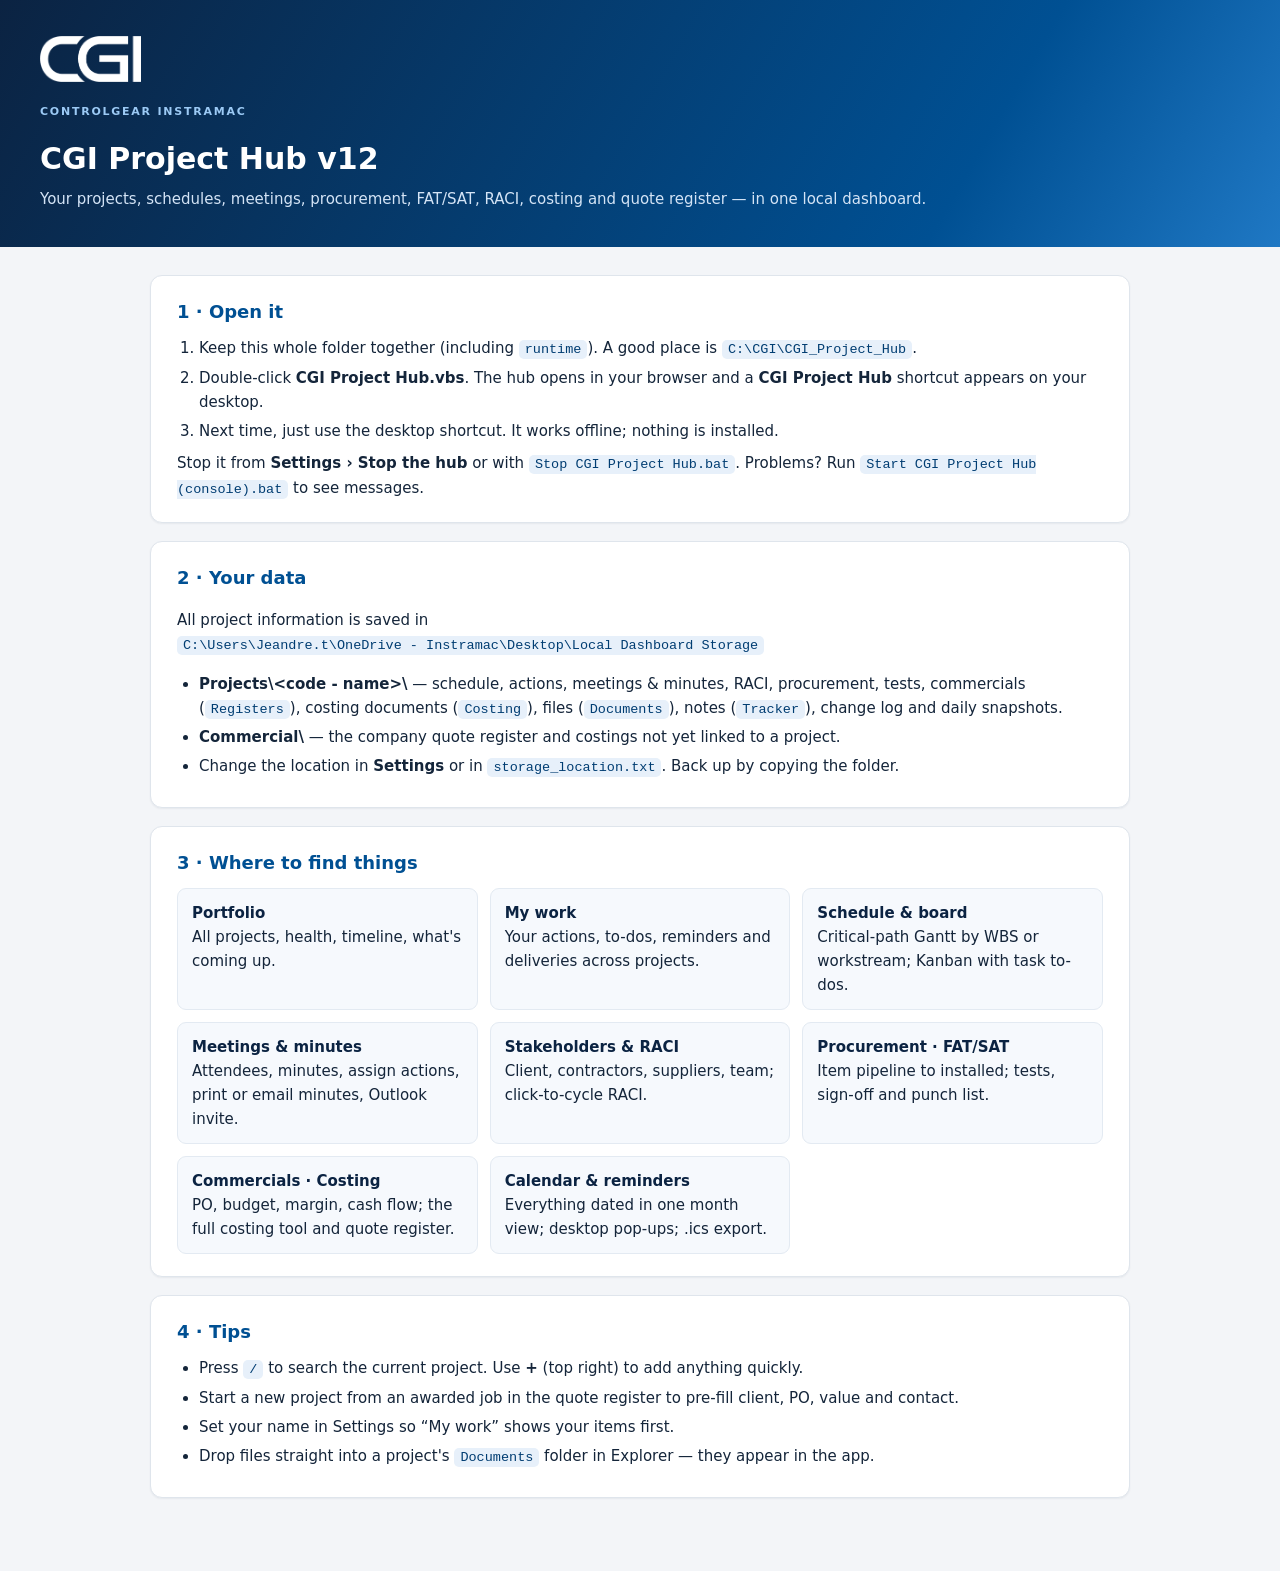
<file: CGI_Project_Hub/START_HERE.html>
<!doctype html>
<html lang="en"><head><meta charset="utf-8"><meta name="viewport" content="width=device-width, initial-scale=1"><title>Start here · CGI Project Hub</title>
<style>
body{margin:0;background:#f3f5f8;color:#14253a;font:15px/1.6 "Segoe UI",system-ui,Arial,sans-serif}
header{background:linear-gradient(120deg,#0b2342,#005093 75%,#1f78c4);color:#fff;padding:36px 40px}
header img{height:46px} header h1{margin:14px 0 4px;font-size:30px} header p{margin:0;color:#d4e4f6}
main{max-width:980px;margin:0 auto;padding:28px 24px 60px}
.card{background:#fff;border:1px solid #dfe5ec;border-radius:12px;padding:22px 26px;margin:0 0 18px;box-shadow:0 1px 2px rgba(11,35,66,.06)}
h2{margin:0 0 10px;font-size:18px;color:#005093} ol,ul{margin:6px 0;padding-left:22px} li{margin:5px 0}
code{background:#e7f0fa;color:#003d72;padding:2px 6px;border-radius:5px;font-size:13.5px}
.eyebrow{font-size:11px;letter-spacing:.16em;text-transform:uppercase;font-weight:700;color:#9ccaf5}
.grid{display:grid;grid-template-columns:repeat(auto-fit,minmax(260px,1fr));gap:12px}
.grid div{background:#f6f9fd;border:1px solid #e3eaf2;border-radius:9px;padding:12px 14px}
.grid b{display:block;color:#0b2342}
</style></head><body>
<header><img src="web/img/logo-white.png" alt="CGI"><div class="eyebrow" style="margin-top:14px">Controlgear Instramac</div><h1>CGI Project Hub v12</h1><p>Your projects, schedules, meetings, procurement, FAT/SAT, RACI, costing and quote register — in one local dashboard.</p></header>
<main>
<div class="card"><h2>1 · Open it</h2><ol>
<li>Keep this whole folder together (including <code>runtime</code>). A good place is <code>C:\CGI\CGI_Project_Hub</code>.</li>
<li>Double-click <b>CGI Project Hub.vbs</b>. The hub opens in your browser and a <b>CGI Project Hub</b> shortcut appears on your desktop.</li>
<li>Next time, just use the desktop shortcut. It works offline; nothing is installed.</li></ol>
<p style="margin:8px 0 0">Stop it from <b>Settings › Stop the hub</b> or with <code>Stop CGI Project Hub.bat</code>. Problems? Run <code>Start CGI Project Hub (console).bat</code> to see messages.</p></div>
<div class="card"><h2>2 · Your data</h2><p>All project information is saved in<br><code>C:\Users\Jeandre.t\OneDrive - Instramac\Desktop\Local Dashboard Storage</code></p>
<ul><li><b>Projects\&lt;code - name&gt;\</b> — schedule, actions, meetings &amp; minutes, RACI, procurement, tests, commercials (<code>Registers</code>), costing documents (<code>Costing</code>), files (<code>Documents</code>), notes (<code>Tracker</code>), change log and daily snapshots.</li>
<li><b>Commercial\</b> — the company quote register and costings not yet linked to a project.</li>
<li>Change the location in <b>Settings</b> or in <code>storage_location.txt</code>. Back up by copying the folder.</li></ul></div>
<div class="card"><h2>3 · Where to find things</h2><div class="grid">
<div><b>Portfolio</b>All projects, health, timeline, what's coming up.</div><div><b>My work</b>Your actions, to-dos, reminders and deliveries across projects.</div>
<div><b>Schedule &amp; board</b>Critical-path Gantt by WBS or workstream; Kanban with task to-dos.</div><div><b>Meetings &amp; minutes</b>Attendees, minutes, assign actions, print or email minutes, Outlook invite.</div>
<div><b>Stakeholders &amp; RACI</b>Client, contractors, suppliers, team; click-to-cycle RACI.</div><div><b>Procurement · FAT/SAT</b>Item pipeline to installed; tests, sign-off and punch list.</div>
<div><b>Commercials · Costing</b>PO, budget, margin, cash flow; the full costing tool and quote register.</div><div><b>Calendar &amp; reminders</b>Everything dated in one month view; desktop pop-ups; .ics export.</div>
</div></div>
<div class="card"><h2>4 · Tips</h2><ul><li>Press <code>/</code> to search the current project. Use <b>+</b> (top right) to add anything quickly.</li>
<li>Start a new project from an awarded job in the quote register to pre-fill client, PO, value and contact.</li>
<li>Set your name in Settings so “My work” shows your items first.</li>
<li>Drop files straight into a project's <code>Documents</code> folder in Explorer — they appear in the app.</li></ul></div>
</main></body></html>
</file>
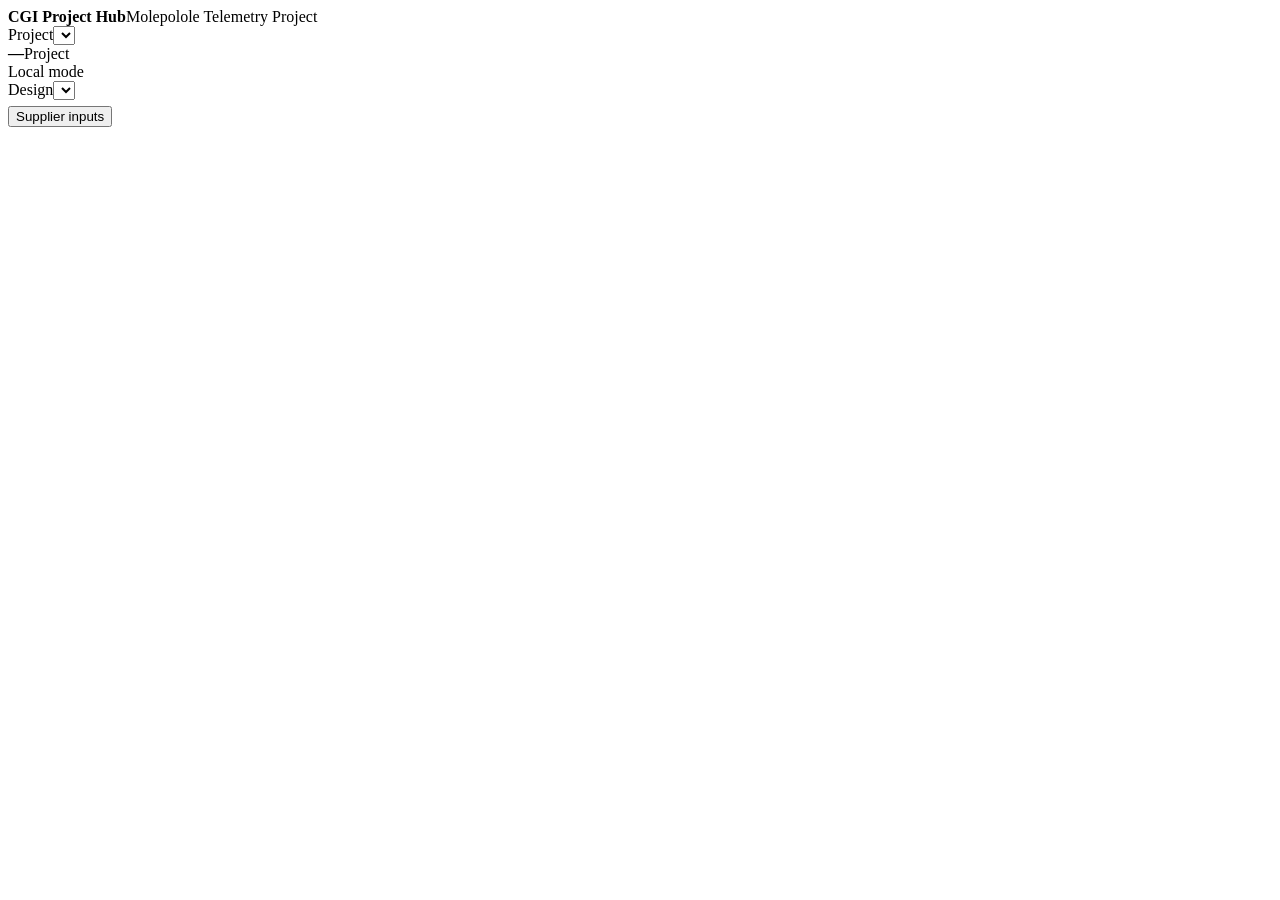
<file: CGI_Project_Hub/modules/rflab/src/template.html>
<!doctype html>
<html lang="en">
<head>
<meta charset="utf-8">
<meta name="viewport" content="width=device-width, initial-scale=1, viewport-fit=cover">
<title>CGI Project Hub — Molepolole</title>
<link rel="preconnect" href="https://fonts.googleapis.com"><link rel="preconnect" href="https://fonts.gstatic.com" crossorigin>
<link href="https://fonts.googleapis.com/css2?family=Barlow:wght@400;500;600&family=Barlow+Condensed:wght@500;600&family=STIX+Two+Text:ital@0;1&display=swap" rel="stylesheet">
<style>
/*STYLE*/
</style>
</head>
<body>
<div class="app">
  <header class="top">
    <div class="brand" id="brandHome" role="button" tabindex="0" title="Home"><b>CGI Project Hub</b><span id="brandProject">Molepolole Telemetry Project</span></div>
    <nav class="nav" id="nav" aria-label="Sections"></nav>
    <div class="projectctx" id="projectHeader">
      <label class="psel"><span>Project</span><select id="projectSel" aria-label="Project"></select></label>
      <div class="ctxstat"><b id="ctxMain">—</b><span id="ctxLabel">Project</span></div>
      <span id="syncChip" class="chip">Local mode</span>
    </div>
    <div class="rfctx" id="rfHeader">
      <label class="dsel"><span>Design</span><select id="archSel" aria-label="Design"></select></label>
      <span id="specChip" class="chip" title="Compared with the TTA/Rev 3 specification"></span>
      <div class="verdict">
        <div class="big" id="vNum"></div>
        <div><div class="lab" id="vLab"></div><div class="meter" style="margin-top:6px"><i id="vBar"></i><u id="vReq"></u></div></div>
        <span id="vChip" class="chip"></span>
      </div>
    </div>
  </header>
  <div class="body closed" id="body">
    <aside class="side" id="side" aria-label="Inputs"></aside>
    <main class="main">
      <div class="subbar" id="subbar"><nav class="tabs" id="tabs" role="tablist" aria-label="Views"></nav><button class="btn sm" id="drawerBtn" aria-controls="side">Supplier inputs</button></div>
      <div class="hops" id="hops" aria-label="Hops"></div>
      <div class="sum" id="techSum" aria-live="polite"></div>
      <div class="view" id="view"></div>
    </main>
  </div>
</div>
<script>
/*DEM*/
</script>
<script>
/*LIBS*/
</script>
<script>
/*REGISTER*/
</script>
<script>
/*APP*/
</script>
</body>
</html>
</file>
